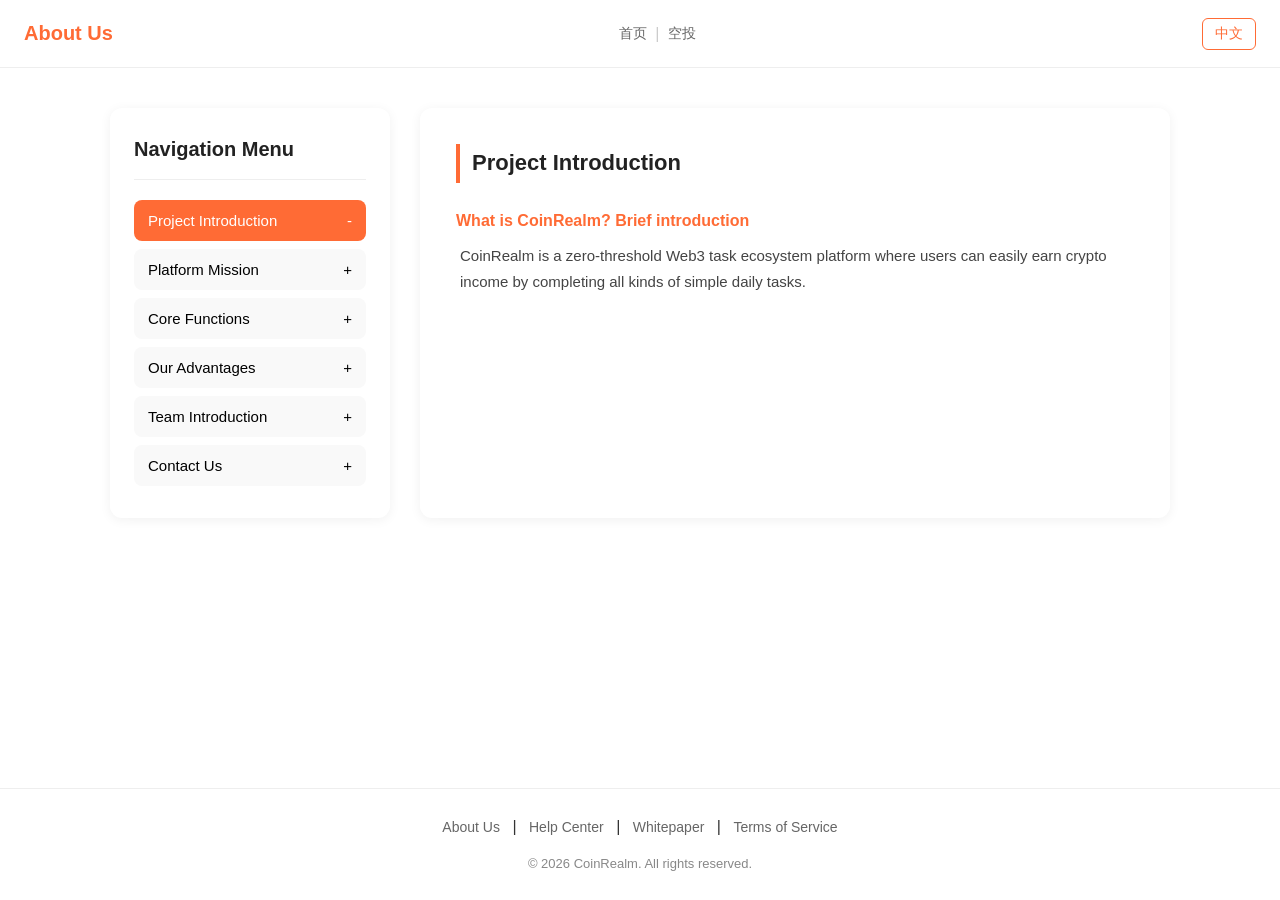
<file: info/about.html>
<!DOCTYPE html>
<html lang="en">
<head>
    <meta charset="UTF-8">
    <meta name="viewport" content="width=device-width, initial-scale=1.0">
    <title>About Us - CoinRealm</title>
    <style>
        * {
            margin: 0;
            padding: 0;
            box-sizing: border-box;
            font-family: -apple-system, BlinkMacSystemFont, "Segoe UI", Roboto, sans-serif;
        }

        body {
            background: #ffffff;
            color: #333;
            line-height: 1.75;
            min-height: 100vh;
            padding-bottom: 80px;
            position: relative;
            overflow-x: hidden;
        }

        /* 全局固定全屏CRLM斜向水印 滚动永久铺满 */
        body::before {
            content: "CRLM CRLM CRLM CRLM CRLM CRLM CRLM CRLM CRLM CRLM CRLM CRLM CRLM CRLM CRLM CRLM";
            position: fixed;
            top: -100%;
            left: -100%;
            width: 300%;
            height: 300%;
            font-size: 90px;
            font-weight: 600;
            color: #999;
            opacity: 0.04;
            z-index: -1;
            white-space: pre-wrap;
            word-spacing: 60px;
            line-height: 140px;
            transform: rotate(-45deg);
            pointer-events: none;
        }

        /* 顶部导航栏 */
        header {
            display: flex;
            justify-content: space-between;
            align-items: center;
            padding: 16px 24px;
            background: #fff;
            border-bottom: 1px solid #eee;
            position: sticky;
            top: 0;
            z-index: 10;
        }
        .page-title {
            font-size: 20px;
            font-weight: 700;
            color: #FF6B35;
        }
        .lang-switch {
            padding: 6px 12px;
            border: 1px solid #FF6B35;
            border-radius: 6px;
            background: #fff;
            color: #FF6B35;
            cursor: pointer;
            font-size: 14px;
            transition: 0.2s ease;
        }
        .lang-switch:hover {
            background: #FF6B35;
            color: #fff;
        }
        .header-nav {
            display: flex;
            align-items: center;
            gap: 8px;
        }
        .header-nav-link {
            color: #666;
            text-decoration: none;
            font-size: 14px;
            transition: color 0.2s;
        }
        .header-nav-link:hover {
            color: #FF6B35;
        }
        .header-nav-sep {
            color: #ccc;
        }

        /* 主内容左右布局 */
        .main-wrap {
            max-width: 1100px;
            margin: 40px auto;
            padding: 0 20px;
            display: grid;
            grid-template-columns: 280px 1fr;
            gap: 30px;
        }

        /* 左侧侧边菜单 */
        .sidebar-menu {
            background: #fff;
            border-radius: 12px;
            box-shadow: 0 2px 12px rgba(0,0,0,0.06);
            padding: 24px;
            height: fit-content;
            position: sticky;
            top: 90px;
        }
        .sidebar-menu h2 {
            font-size: 20px;
            color: #222;
            margin-bottom: 20px;
            padding-bottom: 12px;
            border-bottom: 1px solid #eee;
        }
        .menu-item {
            margin-bottom: 8px;
        }
        .menu-title {
            width: 100%;
            padding: 12px 14px;
            background: #f9f9f9;
            border: none;
            border-radius: 8px;
            text-align: left;
            font-size: 15px;
            cursor: pointer;
            transition: 0.2s;
            display: flex;
            justify-content: space-between;
            align-items: center;
        }
        .menu-title.active {
            background: #FF6B35;
            color: #fff;
        }
        .menu-title:hover:not(.active) {
            background: #f2f2f2;
        }

        /* 右侧内容卡片 */
        .content-box {
            background: #fff;
            border-radius: 12px;
            box-shadow: 0 2px 12px rgba(0,0,0,0.06);
            padding: 36px;
        }
        .content-panel {
            display: none;
        }
        .content-panel.show {
            display: block;
        }
        .content-panel h3 {
            font-size: 22px;
            color: #222;
            margin-bottom: 24px;
            border-left: 4px solid #FF6B35;
            padding-left: 12px;
        }
        .qa-block {
            margin-bottom: 26px;
        }
        .qa-block h4 {
            font-size: 16px;
            color: #FF6B35;
            margin-bottom: 8px;
        }
        .qa-block p {
            font-size: 15px;
            color: #444;
            padding-left: 4px;
        }
        .qa-block ul {
            padding-left: 22px;
            margin: 8px 0;
        }
        .qa-block ul li {
            font-size: 15px;
            color: #444;
            margin-bottom: 6px;
        }

        /* 页脚区域 */
        footer {
            position: absolute;
            bottom: 0;
            left: 0;
            width: 100%;
            padding: 24px;
            text-align: center;
            border-top: 1px solid #eee;
        }
        .footer-links {
            margin-bottom: 12px;
        }
        .footer-links a {
            color: #666;
            text-decoration: none;
            margin: 0 8px;
            font-size: 14px;
        }
        .footer-links a:hover {
            color: #FF6B35;
        }
        .copyright {
            font-size: 13px;
            color: #888;
        }

        /* 全局双语切换核心样式：默认英文开启 */
        .zh { display: none; }
        .en { display: block; }
        body.chinese .zh { display: block !important; }
        body.chinese .en { display: none !important; }

        /* 移动端适配 */
        @media (max-width: 768px) {
            .main-wrap {
                grid-template-columns: 1fr;
            }
            .sidebar-menu {
                position: static;
            }
            .content-box {
                padding: 24px 18px;
            }
            body::before {
                font-size: 70px;
                line-height: 110px;
            }
        }
    </style>
</head>
<body class="english">
    <!-- 顶部导航 -->
    <header>
        <div class="page-title zh">关于我们</div>
        <div class="page-title en">About Us</div>
        <nav class="header-nav">
            <a href="/" class="header-nav-link">首页</a>
            <span class="header-nav-sep">|</span>
            <a href="/#invite" class="header-nav-link">空投</a>
        </nav>
        <button class="lang-switch" id="langBtn">中文</button>
    </header>

    <div class="main-wrap">
        <!-- 左侧导航菜单 -->
        <aside class="sidebar-menu">
            <h2 class="zh">目录导航</h2>
            <h2 class="en">Navigation Menu</h2>

            <div class="menu-item">
                <button class="menu-title" data-target="panel1">
                    <span class="zh">项目简介</span>
                    <span class="en">Project Introduction</span>
                    <span>+</span>
                </button>
            </div>
            <div class="menu-item">
                <button class="menu-title" data-target="panel2">
                    <span class="zh">平台使命</span>
                    <span class="en">Platform Mission</span>
                    <span>+</span>
                </button>
            </div>
            <div class="menu-item">
                <button class="menu-title" data-target="panel3">
                    <span class="zh">核心功能</span>
                    <span class="en">Core Functions</span>
                    <span>+</span>
                </button>
            </div>
            <div class="menu-item">
                <button class="menu-title" data-target="panel4">
                    <span class="zh">我们的优势</span>
                    <span class="en">Our Advantages</span>
                    <span>+</span>
                </button>
            </div>
            <div class="menu-item">
                <button class="menu-title" data-target="panel5">
                    <span class="zh">团队介绍</span>
                    <span class="en">Team Introduction</span>
                    <span>+</span>
                </button>
            </div>
            <div class="menu-item">
                <button class="menu-title" data-target="panel6">
                    <span class="zh">联系我们</span>
                    <span class="en">Contact Us</span>
                    <span>+</span>
                </button>
            </div>
        </aside>

        <!-- 右侧正文内容 -->
        <section class="content-box">
            <!-- 1、项目简介 -->
            <div class="content-panel" id="panel1">
                <div class="zh">
                    <h3>项目简介</h3>
                    <div class="qa-block">
                        <h4>CoinRealm 是什么？一句话说清楚</h4>
                        <p>CoinRealm是一款零门槛Web3任务生态平台，用户通过完成各类简单日常任务即可轻松获取加密资产收益。</p>
                    </div>
                </div>
                <div class="en">
                    <h3>Project Introduction</h3>
                    <div class="qa-block">
                        <h4>What is CoinRealm? Brief introduction</h4>
                        <p>CoinRealm is a zero-threshold Web3 task ecosystem platform where users can easily earn crypto income by completing all kinds of simple daily tasks.</p>
                    </div>
                </div>
            </div>

            <!-- 2、平台使命 -->
            <div class="content-panel" id="panel2">
                <div class="zh">
                    <h3>平台使命</h3>
                    <div class="qa-block">
                        <h4>我们的核心使命</h4>
                        <p>让每个人都能通过简单任务赚取加密货币</p>
                    </div>
                </div>
                <div class="en">
                    <h3>Platform Mission</h3>
                    <div class="qa-block">
                        <h4>Our Core Mission</h4>
                        <p>Enable everyone to earn cryptocurrency through simple tasks</p>
                    </div>
                </div>
            </div>

            <!-- 3、核心功能 -->
            <div class="content-panel" id="panel3">
                <div class="zh">
                    <h3>核心功能</h3>
                    <div class="qa-block">
                        <h4>平台四大核心模块</h4>
                        <ul>
                            <li>任务系统：支持任务发布、领取、审核与完成全流程</li>
                            <li>邀请奖励：一级、二级双层推荐激励机制</li>
                            <li>每日空投：完成任意任务后，每日均可领取平台积分空投</li>
                            <li>生态贡献奖励：根据用户活跃度与平台贡献度，获得生态激励</li>
                        </ul>
                    </div>
                </div>
                <div class="en">
                    <h3>Core Functions</h3>
                    <div class="qa-block">
                        <h4>Four core modules of the platform</h4>
                        <ul>
                            <li>Task System: Full process including task release, claim, review and completion</li>
                            <li>Referral Bonus: Two-tier recommendation incentive system for level 1 and level 2 invites</li>
                            <li>Daily Airdrop: Claim platform points airdrop every day after finishing tasks</li>
                            <li>Ecosystem Contribution Rewards: Earn ecosystem incentives based on user activity and contribution</li>
                        </ul>
                    </div>
                </div>
            </div>

            <!-- 4、我们的优势 -->
            <div class="content-panel" id="panel4">
                <div class="zh">
                    <h3>我们的优势</h3>
                    <div class="qa-block">
                        <h4>平台三大核心亮点</h4>
                        <ul>
                            <li>零门槛：仅需一部手机，无需专业区块链知识即可参与</li>
                            <li>社区驱动：由全体用户共同自治，规则透明、收益公平</li>
                        </ul>
                    </div>
                </div>
                <div class="en">
                    <h3>Our Advantages</h3>
                    <div class="qa-block">
                        <h4>Three major highlights of our platform</h4>
                        <ul>
                            <li>Zero threshold: Only a mobile phone is needed, no professional blockchain knowledge required</li>
                            <li>Community-driven: Governed by all users with transparent rules and fair earnings</li>
                        </ul>
                    </div>
                </div>
            </div>

            <!-- 5、团队介绍 -->
            <div class="content-panel" id="panel5">
                <div class="zh">
                    <h3>团队介绍</h3>
                    <div class="qa-block">
                        <h4>创始人</h4>
                        <p>（信息暂未公开）</p>
                    </div>
                    <div class="qa-block">
                        <h4>核心团队</h4>
                        <p>（团队成员信息暂保密）</p>
                    </div>
                </div>
                <div class="en">
                    <h3>Team Introduction</h3>
                    <div class="qa-block">
                        <h4>Founder</h4>
                        <p>(Information not disclosed temporarily)</p>
                    </div>
                    <div class="qa-block">
                        <h4>Core Team</h4>
                        <p>(Team member details are kept confidential)</p>
                    </div>
                </div>
            </div>

            <!-- 6、联系我们 -->
            <div class="content-panel" id="panel6">
                <div class="zh">
                    <h3>联系我们</h3>
                    <div class="qa-block">
                        <h4>官方社交渠道</h4>
                        <ul>
                            <li>X (Twitter)</li>
                            <li>Telegram 社群群聊</li>
                            <li>Discord 官方服务器</li>
                        </ul>
                    </div>
                </div>
                <div class="en">
                    <h3>Contact Us</h3>
                    <div class="qa-block">
                        <h4>Official Social Channels</h4>
                        <ul>
                            <li>X (Twitter)</li>
                            <li>Telegram Group</li>
                            <li>Official Discord Server</li>
                        </ul>
                    </div>
                </div>
            </div>
        </section>
    </div>

    <!-- 页脚（双语切换） -->
    <footer>
        <div class="footer-links">
            <span class="zh">
                <a href="/info/about.html">关于我们</a> |
                <a href="/info/help.html">帮助中心</a> |
                <a href="/info/whitepaper.html">白皮书</a> |
                <a href="/info/terms.html">服务条款</a>
            </span>
            <span class="en">
                <a href="/info/about.html">About Us</a> |
                <a href="/info/help.html">Help Center</a> |
                <a href="/info/whitepaper.html">Whitepaper</a> |
                <a href="/info/terms.html">Terms of Service</a>
            </span>
        </div>
        <div class="copyright">© 2026 CoinRealm. All rights reserved.</div>
    </footer>

    <script>
        // 侧边菜单手风琴切换内容
        const menuBtns = document.querySelectorAll('.menu-title');
        const panels = document.querySelectorAll('.content-panel');
        menuBtns.forEach(btn => {
            btn.addEventListener('click', () => {
                menuBtns.forEach(b => {
                    b.classList.remove('active');
                    b.lastElementChild.textContent = '+';
                })
                panels.forEach(p => p.classList.remove('show'));
                btn.classList.add('active');
                btn.lastElementChild.textContent = '-';
                document.getElementById(btn.dataset.target).classList.add('show');
            })
        })
        // 默认打开第一个栏目
        menuBtns[0].click();

        // 语言切换：默认英文，点击切换中文
        const langBtn = document.getElementById('langBtn');
        let isEn = true;
        langBtn.onclick = () => {
            isEn = !isEn;
            if(isEn){
                document.body.classList.remove('chinese');
                document.body.classList.add('english');
                langBtn.textContent = '中文';
                document.documentElement.lang = 'en';
            }else{
                document.body.classList.remove('english');
                document.body.classList.add('chinese');
                langBtn.textContent = 'English';
                document.documentElement.lang = 'zh-CN';
            }
        }
    </script>
</body>
</html>
</file>
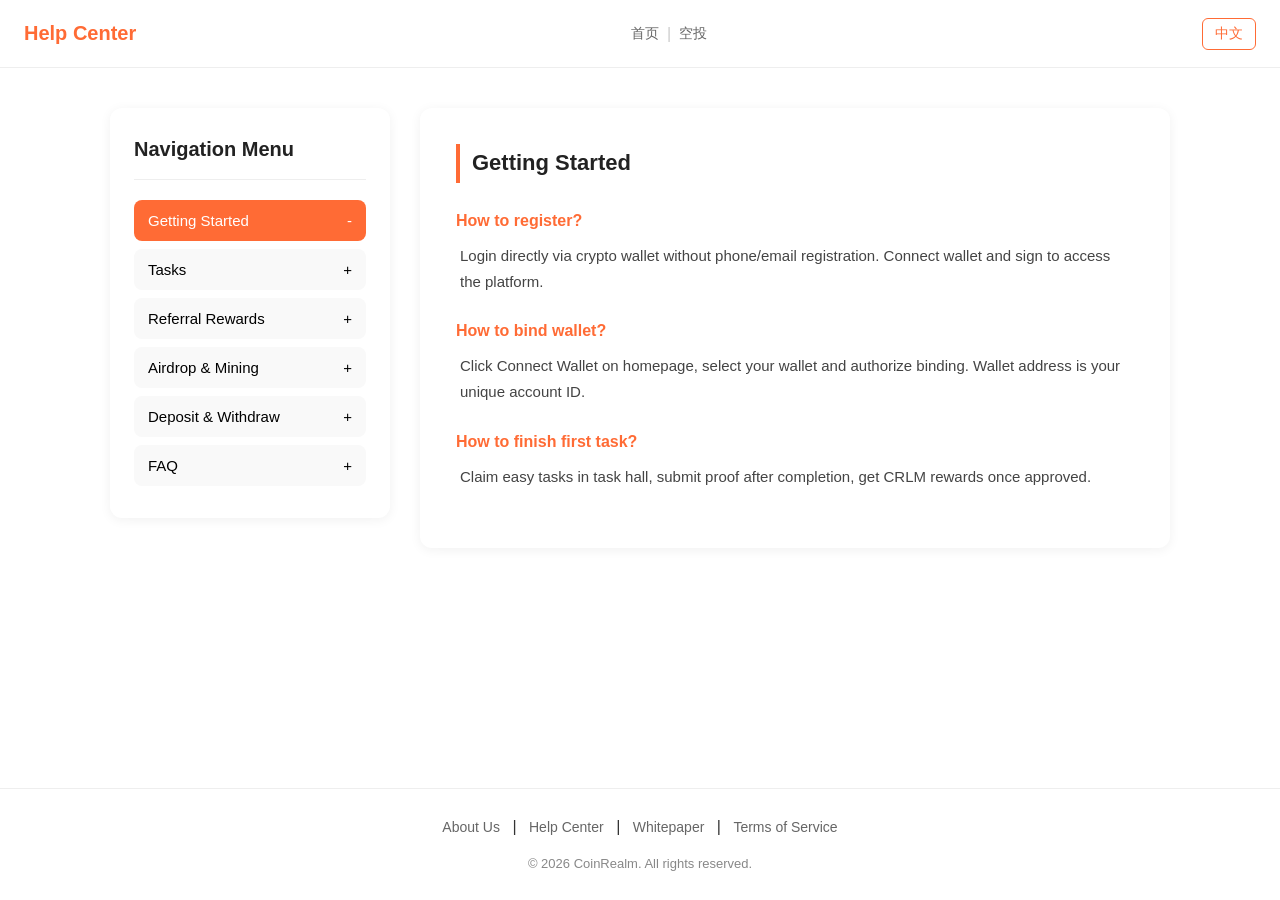
<file: info/help.html>
<!DOCTYPE html>
<html lang="en">
<head>
    <meta charset="UTF-8">
    <meta name="viewport" content="width=device-width, initial-scale=1.0">
    <title>Help Center - CoinRealm</title>
    <style>
        * {
            margin: 0;
            padding: 0;
            box-sizing: border-box;
            font-family: -apple-system, BlinkMacSystemFont, "Segoe UI", Roboto, sans-serif;
        }

        body {
            background: #ffffff;
            color: #333;
            line-height: 1.75;
            min-height: 100vh;
            padding-bottom: 80px;
            position: relative;
            overflow-x: hidden;
        }

        /* 全局固定全屏CRLM斜向水印 滚动永久铺满 */
        body::before {
            content: "CRLM CRLM CRLM CRLM CRLM CRLM CRLM CRLM CRLM CRLM CRLM CRLM CRLM CRLM CRLM CRLM";
            position: fixed;
            top: -100%;
            left: -100%;
            width: 300%;
            height: 300%;
            font-size: 90px;
            font-weight: 600;
            color: #999;
            opacity: 0.04;
            z-index: -1;
            white-space: pre-wrap;
            word-spacing: 60px;
            line-height: 140px;
            transform: rotate(-45deg);
            pointer-events: none;
        }

        /* 顶部导航栏 */
        header {
            display: flex;
            justify-content: space-between;
            align-items: center;
            padding: 16px 24px;
            background: #fff;
            border-bottom: 1px solid #eee;
            position: sticky;
            top: 0;
            z-index: 10;
        }
        .page-title {
            font-size: 20px;
            font-weight: 700;
            color: #FF6B35;
        }
        .lang-switch {
            padding: 6px 12px;
            border: 1px solid #FF6B35;
            border-radius: 6px;
            background: #fff;
            color: #FF6B35;
            cursor: pointer;
            font-size: 14px;
            transition: 0.2s ease;
        }
        .lang-switch:hover {
            background: #FF6B35;
            color: #fff;
        }
        .header-nav {
            display: flex;
            align-items: center;
            gap: 8px;
        }
        .header-nav-link {
            color: #666;
            text-decoration: none;
            font-size: 14px;
            transition: color 0.2s;
        }
        .header-nav-link:hover {
            color: #FF6B35;
        }
        .header-nav-sep {
            color: #ccc;
        }

        /* 主内容左右布局 */
        .main-wrap {
            max-width: 1100px;
            margin: 40px auto;
            padding: 0 20px;
            display: grid;
            grid-template-columns: 280px 1fr;
            gap: 30px;
        }

        /* 左侧侧边菜单 */
        .sidebar-menu {
            background: #fff;
            border-radius: 12px;
            box-shadow: 0 2px 12px rgba(0,0,0,0.06);
            padding: 24px;
            height: fit-content;
            position: sticky;
            top: 90px;
        }
        .sidebar-menu h2 {
            font-size: 20px;
            color: #222;
            margin-bottom: 20px;
            padding-bottom: 12px;
            border-bottom: 1px solid #eee;
        }
        .menu-item {
            margin-bottom: 8px;
        }
        .menu-title {
            width: 100%;
            padding: 12px 14px;
            background: #f9f9f9;
            border: none;
            border-radius: 8px;
            text-align: left;
            font-size: 15px;
            cursor: pointer;
            transition: 0.2s;
            display: flex;
            justify-content: space-between;
            align-items: center;
        }
        .menu-title.active {
            background: #FF6B35;
            color: #fff;
        }
        .menu-title:hover:not(.active) {
            background: #f2f2f2;
        }

        /* 右侧内容卡片 */
        .content-box {
            background: #fff;
            border-radius: 12px;
            box-shadow: 0 2px 12px rgba(0,0,0,0.06);
            padding: 36px;
        }
        .content-panel {
            display: none;
        }
        .content-panel.show {
            display: block;
        }
        .content-panel h3 {
            font-size: 22px;
            color: #222;
            margin-bottom: 24px;
            border-left: 4px solid #FF6B35;
            padding-left: 12px;
        }
        .qa-block {
            margin-bottom: 22px;
        }
        .qa-block h4 {
            font-size: 16px;
            color: #FF6B35;
            margin-bottom: 8px;
        }
        .qa-block p {
            font-size: 15px;
            color: #444;
            padding-left: 4px;
        }

        /* 页脚区域 */
        footer {
            position: absolute;
            bottom: 0;
            left: 0;
            width: 100%;
            padding: 24px;
            text-align: center;
            border-top: 1px solid #eee;
        }
        .footer-links {
            margin-bottom: 12px;
        }
        .footer-links a {
            color: #666;
            text-decoration: none;
            margin: 0 8px;
            font-size: 14px;
        }
        .footer-links a:hover {
            color: #FF6B35;
        }
        .copyright {
            font-size: 13px;
            color: #888;
        }

        /* 全局双语切换核心样式：默认英文开启 */
        .zh { display: none; }
        .en { display: block; }
        body.chinese .zh { display: block !important; }
        body.chinese .en { display: none !important; }

        /* 移动端适配 */
        @media (max-width: 768px) {
            .main-wrap {
                grid-template-columns: 1fr;
            }
            .sidebar-menu {
                position: static;
            }
            .content-box {
                padding: 24px 18px;
            }
            body::before {
                font-size: 70px;
                line-height: 110px;
            }
        }
    </style>
</head>
<!-- 默认加载英文 -->
<body class="english">
    <!-- 顶部导航 -->
    <header>
        <div class="page-title zh">帮助中心</div>
        <div class="page-title en">Help Center</div>
        <nav class="header-nav">
            <a href="/" class="header-nav-link">首页</a>
            <span class="header-nav-sep">|</span>
            <a href="/#invite" class="header-nav-link">空投</a>
        </nav>
        <button class="lang-switch" id="langBtn">中文</button>
    </header>

    <div class="main-wrap">
        <!-- 左侧导航菜单 -->
        <aside class="sidebar-menu">
            <h2 class="zh">目录导航</h2>
            <h2 class="en">Navigation Menu</h2>

            <div class="menu-item">
                <button class="menu-title" data-target="panel1">
                    <span class="zh">新手入门</span>
                    <span class="en">Getting Started</span>
                    <span>+</span>
                </button>
            </div>
            <div class="menu-item">
                <button class="menu-title" data-target="panel2">
                    <span class="zh">任务相关</span>
                    <span class="en">Tasks</span>
                    <span>+</span>
                </button>
            </div>
            <div class="menu-item">
                <button class="menu-title" data-target="panel3">
                    <span class="zh">邀请奖励</span>
                    <span class="en">Referral Rewards</span>
                    <span>+</span>
                </button>
            </div>
            <div class="menu-item">
                <button class="menu-title" data-target="panel4">
                    <span class="zh">空投与挖矿</span>
                    <span class="en">Airdrop & Mining</span>
                    <span>+</span>
                </button>
            </div>
            <div class="menu-item">
                <button class="menu-title" data-target="panel5">
                    <span class="zh">提现与充币</span>
                    <span class="en">Deposit & Withdraw</span>
                    <span>+</span>
                </button>
            </div>
            <div class="menu-item">
                <button class="menu-title" data-target="panel6">
                    <span class="zh">常见问题FAQ</span>
                    <span class="en">FAQ</span>
                    <span>+</span>
                </button>
            </div>
        </aside>

        <!-- 右侧正文内容 -->
        <section class="content-box">
            <!-- 新手入门 -->
            <div class="content-panel" id="panel1">
                <div class="zh">
                    <h3>新手入门</h3>
                    <div class="qa-block">
                        <h4>如何注册账号？</h4>
                        <p>CoinRealm 支持通过加密钱包直接登录，无需手机号、邮箱注册。点击连接钱包，授权签名即可一键进入平台。</p>
                    </div>
                    <div class="qa-block">
                        <h4>如何绑定钱包？</h4>
                        <p>首页点击「连接钱包」，选择你的钱包类型完成授权绑定，钱包地址将作为你的唯一平台账户身份。</p>
                    </div>
                    <div class="qa-block">
                        <h4>如何完成第一个任务？</h4>
                        <p>进入任务大厅领取简单任务，按照要求操作完毕后提交凭证，审核通过就能领取CRLM奖励。</p>
                    </div>
                </div>
                <div class="en">
                    <h3>Getting Started</h3>
                    <div class="qa-block">
                        <h4>How to register?</h4>
                        <p>Login directly via crypto wallet without phone/email registration. Connect wallet and sign to access the platform.</p>
                    </div>
                    <div class="qa-block">
                        <h4>How to bind wallet?</h4>
                        <p>Click Connect Wallet on homepage, select your wallet and authorize binding. Wallet address is your unique account ID.</p>
                    </div>
                    <div class="qa-block">
                        <h4>How to finish first task?</h4>
                        <p>Claim easy tasks in task hall, submit proof after completion, get CRLM rewards once approved.</p>
                    </div>
                </div>
            </div>

            <!-- 任务相关 -->
            <div class="content-panel" id="panel2">
                <div class="zh">
                    <h3>任务相关</h3>
                    <div class="qa-block">
                        <h4>如何领取任务？</h4>
                        <p>登录后打开任务大厅，浏览所有可参与任务，查看奖励与规则后点击领取即可。</p>
                    </div>
                    <div class="qa-block">
                        <h4>如何提交凭证？</h4>
                        <p>任务完成后进入任务详情页，上传截图、交易哈希等材料提交审核。</p>
                    </div>
                    <div class="qa-block">
                        <h4>任务审核需要多久？</h4>
                        <p>普通任务通常在5-30分钟内完成审核；链上交互类任务通常需要1-2小时。</p>
                    </div>
                    <div class="qa-block">
                        <h4>任务被驳回怎么办？</h4>
                        <p>查看驳回原因，补齐材料重新提交；有异议可通过社群联系客服申诉。</p>
                    </div>
                </div>
                <div class="en">
                    <h3>Tasks Guide</h3>
                    <div class="qa-block">
                        <h4>How to claim tasks?</h4>
                        <p>Enter task hall after login, check rewards & rules then claim available tasks.</p>
                    </div>
                    <div class="qa-block">
                        <h4>How to submit proof?</h4>
                        <p>Upload screenshots, tx hash or other materials on task detail page for review.</p>
                    </div>
                    <div class="qa-block">
                        <h4>Review duration?</h4>
                        <p>Normal tasks usually complete review within 5-30 mins; on-chain interaction tasks usually take 1-2 hours.</p>
                    </div>
                    <div class="qa-block">
                        <h4>Task rejected solution?</h4>
                        <p>Check rejection reason, resubmit materials or appeal via official community support.</p>
                    </div>
                </div>
            </div>

            <!-- 邀请奖励 -->
            <div class="content-panel" id="panel3">
                <div class="zh">
                    <h3>邀请奖励</h3>
                    <div class="qa-block">
                        <h4>如何邀请好友？</h4>
                        <p>个人中心复制专属邀请链接/邀请码，分享出去，好友通过链接注册即绑定上下级关系。</p>
                    </div>
                    <div class="qa-block">
                        <h4>一级奖励和二级奖励有什么区别？</h4>
                        <p>一级：直推好友完成一个任务后可领取奖励；二级：好友邀请的下级用户完成一个任务后可领取奖励，两级收益均可领取。</p>
                    </div>
                    <div class="qa-block">
                        <h4>邀请奖励多久到账？</h4>
                        <p>下级任务审核通过后，奖励将自动发放至你的资产账户。</p>
                    </div>
                </div>
                <div class="en">
                    <h3>Referral Rewards</h3>
                    <div class="qa-block">
                        <h4>Invite friends steps?</h4>
                        <p>Copy your exclusive referral link in profile, share it, friends register via link to bind relationship.</p>
                    </div>
                    <div class="qa-block">
                        <h4>Difference between L1 & L2 commission?</h4>
                        <p>Level 1: You can claim rewards when your direct friends complete a task; Level 2: You receive rewards when users invited by your subordinates finish tasks. Earnings from both tiers are withdrawable.</p>
                    </div>
                    <div class="qa-block">
                        <h4>Rewards arrival time?</h4>
                        <p>Funds will be automatically credited once your subordinate's task is approved.</p>
                    </div>
                </div>
            </div>

            <!-- 空投与挖矿 -->
            <div class="content-panel" id="panel4">
                <div class="zh">
                    <h3>空投与挖矿</h3>
                    <div class="qa-block">
                        <h4>什么是每日空投？</h4>
                        <p>平台每日活跃福利，满足活跃度条件即可免费领取CRLM积分。</p>
                    </div>
                    <div class="qa-block">
                        <h4>如何获得空投？</h4>
                        <p>每日完成任意任务即可获得当日空投。</p>
                    </div>
                    <div class="qa-block">
                        <h4>生态贡献奖励如何计算？</h4>
                        <p>根据持有CRLM数量、质押时长计算，持仓越多、质押越久每日生态激励越高。</p>
                    </div>
                </div>
                <div class="en">
                    <h3>Airdrop & Mining</h3>
                    <div class="qa-block">
                        <h4>What is daily airdrop?</h4>
                        <p>Daily activity bonus, you can claim free CRLM points after meeting activity requirements.</p>
                    </div>
                    <div class="qa-block">
                        <h4>How to get airdrop?</h4>
                        <p>Complete any daily task to get the daily airdrop.</p>
                    </div>
                    <div class="qa-block">
                        <h4>How ecosystem contribution rewards are calculated?</h4>
                        <p>Rewards are calculated based on your CRLM holdings and staking period. More tokens and longer staking time bring higher daily ecosystem incentives.</p>
                    </div>
                </div>
            </div>

            <!-- 提现充币 -->
            <div class="content-panel" id="panel5">
                <div class="zh">
                    <h3>提现与充币</h3>
                    <div class="qa-block">
                        <h4>如何提现 CRLM？</h4>
                        <p>资产页面选择CRLM，填写接收钱包地址、提现数量，提交提现申请。</p>
                    </div>
                    <div class="qa-block">
                        <h4>提现需要多久？</h4>
                        <p>平台审核快速通过，最终到账速度取决于区块链网络拥堵状态。</p>
                    </div>
                    <div class="qa-block">
                        <h4>充币地址在哪里？</h4>
                        <p>资产页点击充币，即可查看专属充币收款地址，务必核对公链网络一致。</p>
                    </div>
                </div>
                <div class="en">
                    <h3>Deposit & Withdraw</h3>
                    <div class="qa-block">
                        <h4>How to withdraw CRLM?</h4>
                        <p>Go to Assets page, fill in receiving wallet address and amount, then submit withdrawal application.</p>
                    </div>
                    <div class="qa-block">
                        <h4>How long does withdrawal take?</h4>
                        <p>Platform review is fast; arrival time depends on blockchain network congestion.</p>
                    </div>
                    <div class="qa-block">
                        <h4>Where can I get deposit address?</h4>
                        <p>Click Deposit on Assets page to get your exclusive deposit address, confirm the blockchain network before transferring funds.</p>
                    </div>
                </div>
            </div>

            <!-- FAQ -->
            <div class="content-panel" id="panel6">
                <div class="zh">
                    <h3>常见问题（FAQ）</h3>
                    <div class="qa-block">
                        <h4>为什么我的任务显示“已结束”？</h4>
                        <p>任务名额耗尽、有效期截止或发布方提前关闭任务，可选择其他未完结任务参与。</p>
                    </div>
                    <div class="qa-block">
                        <h4>账号被锁定了怎么办？</h4>
                        <p>多开刷奖励、作弊违规会触发账号冻结，前往官方社群提交申诉工单等待人工审核。</p>
                    </div>
                    <div class="qa-block">
                        <h4>遇到问题如何联系客服？</h4>
                        <p>可通过X推特、Telegram社群、Discord服务器随时联系官方客服。</p>
                    </div>
                </div>
                <div class="en">
                    <h3>Frequently Asked Questions</h3>
                    <div class="qa-block">
                        <h4>Why does the task show ended?</h4>
                        <p>The task quota is full, expired, or closed in advance by the publisher. You can choose other ongoing tasks.</p>
                    </div>
                    <div class="qa-block">
                        <h4>What to do if my account is locked?</h4>
                        <p>Accounts will be frozen for multi-account farming and cheating. Submit an appeal ticket in official communities for manual review.</p>
                    </div>
                    <div class="qa-block">
                        <h4>How to contact customer service?</h4>
                        <p>You can reach official support via X, Telegram Group and Discord Server anytime.</p>
                    </div>
                </div>
            </div>
        </section>
    </div>

    <!-- 页脚（双语切换） -->
    <footer>
        <div class="footer-links">
            <span class="zh">
                <a href="/info/about.html">关于我们</a> |
                <a href="/info/help.html">帮助中心</a> |
                <a href="/info/whitepaper.html">白皮书</a> |
                <a href="/info/terms.html">服务条款</a>
            </span>
            <span class="en">
                <a href="/info/about.html">About Us</a> |
                <a href="/info/help.html">Help Center</a> |
                <a href="/info/whitepaper.html">Whitepaper</a> |
                <a href="/info/terms.html">Terms of Service</a>
            </span>
        </div>
        <div class="copyright">© 2026 CoinRealm. All rights reserved.</div>
    </footer>

    <script>
        // 侧边菜单手风琴切换内容
        const menuBtns = document.querySelectorAll('.menu-title');
        const panels = document.querySelectorAll('.content-panel');
        menuBtns.forEach(btn => {
            btn.addEventListener('click', () => {
                menuBtns.forEach(b => {
                    b.classList.remove('active');
                    b.lastElementChild.textContent = '+';
                })
                panels.forEach(p => p.classList.remove('show'));
                btn.classList.add('active');
                btn.lastElementChild.textContent = '-';
                document.getElementById(btn.dataset.target).classList.add('show');
            })
        })
        menuBtns[0].click();

        // 语言切换：默认英文，点击切换中文
        const langBtn = document.getElementById('langBtn');
        let isEn = true;
        langBtn.onclick = () => {
            isEn = !isEn;
            if(isEn){
                document.body.classList.remove('chinese');
                document.body.classList.add('english');
                langBtn.textContent = '中文';
                document.documentElement.lang = 'en';
            }else{
                document.body.classList.remove('english');
                document.body.classList.add('chinese');
                langBtn.textContent = 'English';
                document.documentElement.lang = 'zh-CN';
            }
        }
    </script>
</body>
</html>
</file>
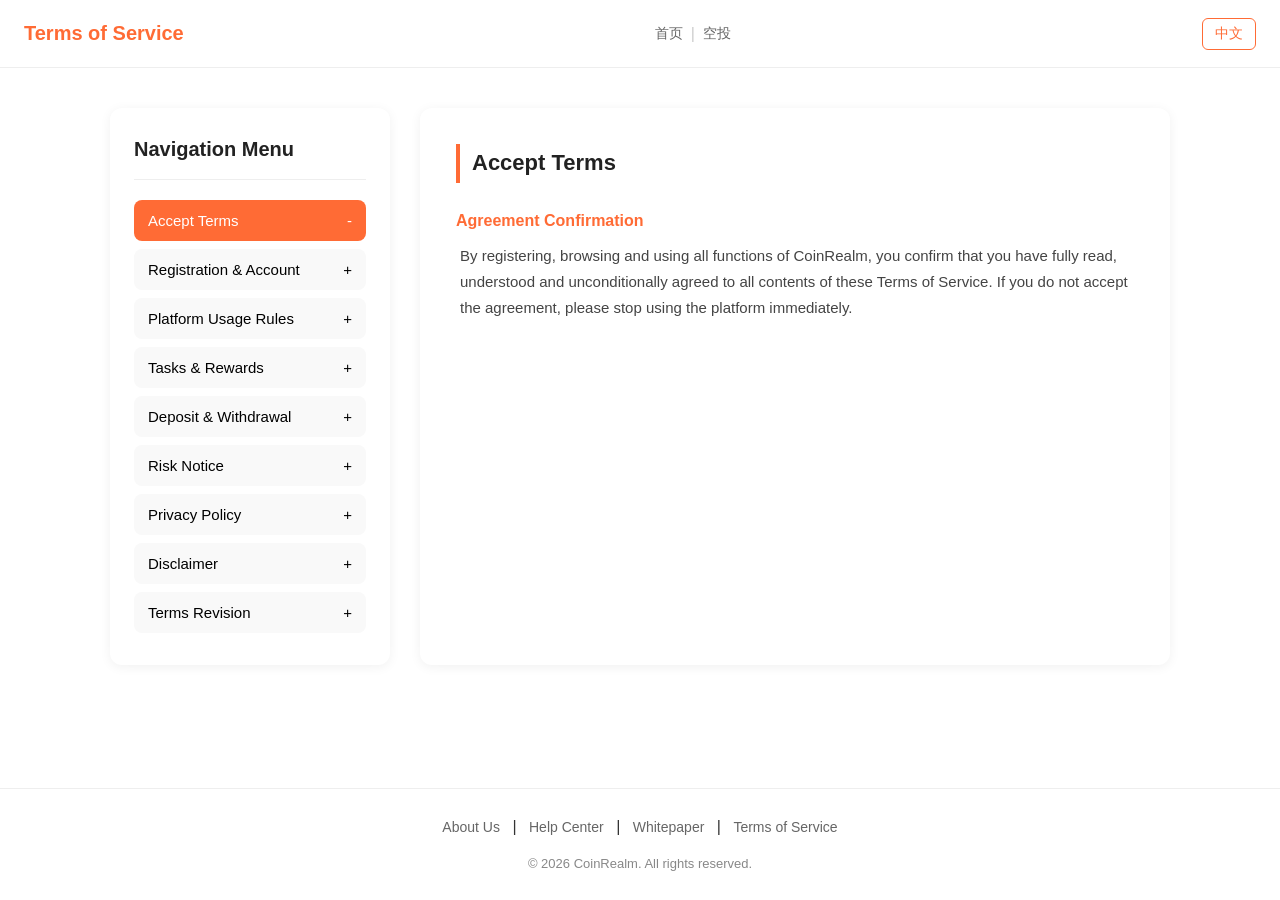
<file: info/terms.html>
<!DOCTYPE html>
<html lang="en">
<head>
    <meta charset="UTF-8">
    <meta name="viewport" content="width=device-width, initial-scale=1.0">
    <title>Terms of Service - CoinRealm</title>
    <style>
        * {
            margin: 0;
            padding: 0;
            box-sizing: border-box;
            font-family: -apple-system, BlinkMacSystemFont, "Segoe UI", Roboto, sans-serif;
        }

        body {
            background: #ffffff;
            color: #333;
            line-height: 1.75;
            min-height: 100vh;
            padding-bottom: 80px;
            position: relative;
            overflow-x: hidden;
        }

        /* 全局固定全屏CRLM斜向水印 滚动永久铺满 */
        body::before {
            content: "CRLM CRLM CRLM CRLM CRLM CRLM CRLM CRLM CRLM CRLM CRLM CRLM CRLM CRLM CRLM CRLM";
            position: fixed;
            top: -100%;
            left: -100%;
            width: 300%;
            height: 300%;
            font-size: 90px;
            font-weight: 600;
            color: #999;
            opacity: 0.04;
            z-index: -1;
            white-space: pre-wrap;
            word-spacing: 60px;
            line-height: 140px;
            transform: rotate(-45deg);
            pointer-events: none;
        }

        /* 顶部导航栏 */
        header {
            display: flex;
            justify-content: space-between;
            align-items: center;
            padding: 16px 24px;
            background: #fff;
            border-bottom: 1px solid #eee;
            position: sticky;
            top: 0;
            z-index: 10;
        }
        .page-title {
            font-size: 20px;
            font-weight: 700;
            color: #FF6B35;
        }
        .lang-switch {
            padding: 6px 12px;
            border: 1px solid #FF6B35;
            border-radius: 6px;
            background: #fff;
            color: #FF6B35;
            cursor: pointer;
            font-size: 14px;
            transition: 0.2s ease;
        }
        .lang-switch:hover {
            background: #FF6B35;
            color: #fff;
        }
        .header-nav {
            display: flex;
            align-items: center;
            gap: 8px;
        }
        .header-nav-link {
            color: #666;
            text-decoration: none;
            font-size: 14px;
            transition: color 0.2s;
        }
        .header-nav-link:hover {
            color: #FF6B35;
        }
        .header-nav-sep {
            color: #ccc;
        }

        /* 主内容左右布局 */
        .main-wrap {
            max-width: 1100px;
            margin: 40px auto;
            padding: 0 20px;
            display: grid;
            grid-template-columns: 280px 1fr;
            gap: 30px;
        }

        /* 左侧侧边菜单 */
        .sidebar-menu {
            background: #fff;
            border-radius: 12px;
            box-shadow: 0 2px 12px rgba(0,0,0,0.06);
            padding: 24px;
            height: fit-content;
            position: sticky;
            top: 90px;
        }
        .sidebar-menu h2 {
            font-size: 20px;
            color: #222;
            margin-bottom: 20px;
            padding-bottom: 12px;
            border-bottom: 1px solid #eee;
        }
        .menu-item {
            margin-bottom: 8px;
        }
        .menu-title {
            width: 100%;
            padding: 12px 14px;
            background: #f9f9f9;
            border: none;
            border-radius: 8px;
            text-align: left;
            font-size: 15px;
            cursor: pointer;
            transition: 0.2s;
            display: flex;
            justify-content: space-between;
            align-items: center;
        }
        .menu-title.active {
            background: #FF6B35;
            color: #fff;
        }
        .menu-title:hover:not(.active) {
            background: #f2f2f2;
        }

        /* 右侧内容卡片 */
        .content-box {
            background: #fff;
            border-radius: 12px;
            box-shadow: 0 2px 12px rgba(0,0,0,0.06);
            padding: 36px;
        }
        .content-panel {
            display: none;
        }
        .content-panel.show {
            display: block;
        }
        .content-panel h3 {
            font-size: 22px;
            color: #222;
            margin-bottom: 24px;
            border-left: 4px solid #FF6B35;
            padding-left: 12px;
        }
        .qa-block {
            margin-bottom: 26px;
        }
        .qa-block h4 {
            font-size: 16px;
            color: #FF6B35;
            margin-bottom: 8px;
        }
        .qa-block p {
            font-size: 15px;
            color: #444;
            padding-left: 4px;
        }
        .qa-block ul {
            padding-left: 22px;
            margin: 8px 0;
        }
        .qa-block ul li {
            font-size: 15px;
            color: #444;
            margin-bottom: 6px;
        }

        /* 页脚区域 */
        footer {
            position: absolute;
            bottom: 0;
            left: 0;
            width: 100%;
            padding: 24px;
            text-align: center;
            border-top: 1px solid #eee;
        }
        .footer-links {
            margin-bottom: 12px;
        }
        .footer-links a {
            color: #666;
            text-decoration: none;
            margin: 0 8px;
            font-size: 14px;
        }
        .footer-links a:hover {
            color: #FF6B35;
        }
        .copyright {
            font-size: 13px;
            color: #888;
        }

        /* 全局双语切换核心样式：默认英文开启 */
        .zh { display: none; }
        .en { display: block; }
        body.chinese .zh { display: block !important; }
        body.chinese .en { display: none !important; }

        /* 移动端适配 */
        @media (max-width: 768px) {
            .main-wrap {
                grid-template-columns: 1fr;
            }
            .sidebar-menu {
                position: static;
            }
            .content-box {
                padding: 24px 18px;
            }
            body::before {
                font-size: 70px;
                line-height: 110px;
            }
        }
    </style>
</head>
<body class="english">
    <!-- 顶部导航 -->
    <header>
        <div class="page-title zh">服务条款</div>
        <div class="page-title en">Terms of Service</div>
        <nav class="header-nav">
            <a href="/" class="header-nav-link">首页</a>
            <span class="header-nav-sep">|</span>
            <a href="/#invite" class="header-nav-link">空投</a>
        </nav>
        <button class="lang-switch" id="langBtn">中文</button>
    </header>

    <div class="main-wrap">
        <!-- 左侧导航菜单 -->
        <aside class="sidebar-menu">
            <h2 class="zh">目录导航</h2>
            <h2 class="en">Navigation Menu</h2>

            <div class="menu-item">
                <button class="menu-title" data-target="panel1">
                    <span class="zh">接受条款</span>
                    <span class="en">Accept Terms</span>
                    <span>+</span>
                </button>
            </div>
            <div class="menu-item">
                <button class="menu-title" data-target="panel2">
                    <span class="zh">用户注册与账户</span>
                    <span class="en">Registration & Account</span>
                    <span>+</span>
                </button>
            </div>
            <div class="menu-item">
                <button class="menu-title" data-target="panel3">
                    <span class="zh">平台使用规则</span>
                    <span class="en">Platform Usage Rules</span>
                    <span>+</span>
                </button>
            </div>
            <div class="menu-item">
                <button class="menu-title" data-target="panel4">
                    <span class="zh">任务与奖励</span>
                    <span class="en">Tasks & Rewards</span>
                    <span>+</span>
                </button>
            </div>
            <div class="menu-item">
                <button class="menu-title" data-target="panel5">
                    <span class="zh">提现与充币</span>
                    <span class="en">Deposit & Withdrawal</span>
                    <span>+</span>
                </button>
            </div>
            <div class="menu-item">
                <button class="menu-title" data-target="panel6">
                    <span class="zh">风险提示</span>
                    <span class="en">Risk Notice</span>
                    <span>+</span>
                </button>
            </div>
            <div class="menu-item">
                <button class="menu-title" data-target="panel7">
                    <span class="zh">隐私政策</span>
                    <span class="en">Privacy Policy</span>
                    <span>+</span>
                </button>
            </div>
            <div class="menu-item">
                <button class="menu-title" data-target="panel8">
                    <span class="zh">免责声明</span>
                    <span class="en">Disclaimer</span>
                    <span>+</span>
                </button>
            </div>
            <div class="menu-item">
                <button class="menu-title" data-target="panel9">
                    <span class="zh">条款变更</span>
                    <span class="en">Terms Revision</span>
                    <span>+</span>
                </button>
            </div>
        </aside>

        <!-- 右侧正文内容 -->
        <section class="content-box">
            <!-- 1 接受条款 -->
            <div class="content-panel" id="panel1">
                <div class="zh">
                    <h3>接受条款</h3>
                    <div class="qa-block">
                        <h4>协议认可规则</h4>
                        <p>您注册、浏览、使用CoinRealm平台全部功能，即代表您已完整阅读、理解并无条件同意本服务条款全部内容。如若不认可本协议约定，请立即停止使用本平台。</p>
                    </div>
                </div>
                <div class="en">
                    <h3>Accept Terms</h3>
                    <div class="qa-block">
                        <h4>Agreement Confirmation</h4>
                        <p>By registering, browsing and using all functions of CoinRealm, you confirm that you have fully read, understood and unconditionally agreed to all contents of these Terms of Service. If you do not accept the agreement, please stop using the platform immediately.</p>
                    </div>
                </div>
            </div>

            <!-- 2 用户注册与账户 -->
            <div class="content-panel" id="panel2">
                <div class="zh">
                    <h3>用户注册与账户</h3>
                    <div class="qa-block">
                        <h4>注册条件</h4>
                        <p>用户必须年满18周岁方可注册使用；受当地法律法规限制地区的用户，禁止入驻平台，需自行遵守所在区域监管要求。</p>
                    </div>
                    <div class="qa-block">
                        <h4>账户安全责任</h4>
                        <p>账户钱包私钥、登录权限均由用户个人全权保管，因泄露、转借、遗失产生的所有资产损失，平台不予承担任何责任。</p>
                    </div>
                    <div class="qa-block">
                        <h4>账户冻结与注销</h4>
                        <p>存在违规作弊行为的账户，平台有权临时冻结、永久封禁；用户可申请注销账户，注销后账户内未提现资产将按规则处理。</p>
                    </div>
                </div>
                <div class="en">
                    <h3>Registration & Account</h3>
                    <div class="qa-block">
                        <h4>Registration Requirements</h4>
                        <p>Users must be at least 18 years old to register. Residents in regions with restrictive local regulations are prohibited from accessing the platform and shall abide by local laws on their own.</p>
                    </div>
                    <div class="qa-block">
                        <h4>Account Security Liability</h4>
                        <p>Users shall take full charge of their wallet private keys and login credentials. The platform shall not be liable for any asset losses caused by leakage, lending or loss of account information.</p>
                    </div>
                    <div class="qa-block">
                        <h4>Account Freeze & Deletion</h4>
                        <p>Accounts violating platform rules may be temporarily frozen or permanently banned. Users may apply for account cancellation, and remaining assets will be disposed of in accordance with rules after cancellation.</p>
                    </div>
                </div>
            </div>

            <!-- 3 平台使用规则 -->
            <div class="content-panel" id="panel3">
                <div class="zh">
                    <h3>平台使用规则</h3>
                    <div class="qa-block">
                        <h4>禁止行为</h4>
                        <ul>
                            <li>批量注册账号刷单、脚本挂机作弊刷取奖励</li>
                            <li>借助平台实施网络诈骗、引流欺诈、传销推广</li>
                            <li>盗用他人信息、钱包账户开展违规操作</li>
                        </ul>
                    </div>
                    <div class="qa-block">
                        <h4>内容规范</h4>
                        <p>用户提交的任务截图、完成凭证必须真实有效，严禁篡改、伪造素材骗取任务奖励。</p>
                    </div>
                    <div class="qa-block">
                        <h4>违规处理方式</h4>
                        <p>根据违规情节轻重，平台可采取扣除奖励、限制功能、冻结账户、清空账户资产等处置措施。</p>
                    </div>
                </div>
                <div class="en">
                    <h3>Platform Usage Rules</h3>
                    <div class="qa-block">
                        <h4>Prohibited Activities</h4>
                        <ul>
                            <li>Creating bulk accounts, using bots to farm rewards illegally</li>
                            <li>Carrying out online fraud, scam attraction and pyramid selling via the platform</li>
                            <li>Stealing personal information or wallets for illegal operations</li>
                        </ul>
                    </div>
                    <div class="qa-block">
                        <h4>Content Standards</h4>
                        <p>All screenshots and submission proofs for tasks must be authentic. Tampering or forging materials to claim rewards is strictly forbidden.</p>
                    </div>
                    <div class="qa-block">
                        <h4>Penalties for Violations</h4>
                        <p>Depending on the severity of violations, the platform may deduct rewards, restrict features, freeze accounts or clear all assets in the account.</p>
                    </div>
                </div>
            </div>

            <!-- 4 任务与奖励 -->
            <div class="content-panel" id="panel4">
                <div class="zh">
                    <h3>任务与奖励</h3>
                    <div class="qa-block">
                        <h4>任务发布规则</h4>
                        <p>商家及用户发布任务不得包含违法、暴力、色情、诱导性内容，平台有权审核下架违规任务。</p>
                    </div>
                    <div class="qa-block">
                        <h4>奖励发放标准</h4>
                        <p>任务审核核验通过后，CRLM积分将自动发放至用户账户；审核不通过将不予派发奖励。</p>
                    </div>
                    <div class="qa-block">
                        <h4>争议处理</h4>
                        <p>任务双方产生分歧时，可提交平台客服介入仲裁，平台判定结果为最终处理依据。</p>
                    </div>
                </div>
                <div class="en">
                    <h3>Tasks & Rewards</h3>
                    <div class="qa-block">
                        <h4>Task Posting Rules</h4>
                        <p>Tasks shall not contain illegal, violent, pornographic or misleading content. The platform reserves the right to review and remove non-compliant tasks.</p>
                    </div>
                    <div class="qa-block">
                        <h4>Reward Distribution Rules</h4>
                        <p>CRLM points will be automatically credited after task review; no rewards will be issued if the submission fails verification.</p>
                    </div>
                    <div class="qa-block">
                        <h4>Dispute Resolution</h4>
                        <p>Both parties may submit disputes to official support for arbitration, and the platform’s judgment shall be final.</p>
                    </div>
                </div>
            </div>

            <!-- 5 提现与充币 -->
            <div class="content-panel" id="panel5">
                <div class="zh">
                    <h3>提现与充币</h3>
                    <div class="qa-block">
                        <h4>提现门槛与手续费</h4>
                        <p>用户满足最低额度即可申请CRLM提现，提现将收取固定手续费；未来平台将支持USDT提现通道。</p>
                    </div>
                    <div class="qa-block">
                        <h4>充币确认时间</h4>
                        <p>外部钱包转入资产将依据区块链区块确认速度到账，到账时间取决于区块链网络的实际拥堵情况。</p>
                    </div>
                    <div class="qa-block">
                        <h4>错误转账处理</h4>
                        <p>用户填写错误地址发起转账，资产将无法找回，平台不承担追回义务，请务必核对收款地址。</p>
                    </div>
                </div>
                <div class="en">
                    <h3>Deposit & Withdrawal</h3>
                    <div class="qa-block">
                        <h4>Withdrawal Threshold & Fees</h4>
                        <p>Users can apply for CRLM withdrawal upon reaching the minimum limit with fixed handling fees charged. USDT withdrawal channels will be available in the future.</p>
                    </div>
                    <div class="qa-block">
                        <h4>Deposit Confirmation Time</h4>
                        <p>Deposits from external wallets arrive based on blockchain confirmation speed. The actual arrival time depends on the congestion status of the blockchain network.</p>
                    </div>
                    <div class="qa-block">
                        <h4>Mistaken Transfer Handling</h4>
                        <p>Funds sent to wrong wallet addresses cannot be retrieved. The platform has no obligation to recover lost assets, please double-check addresses carefully.</p>
                    </div>
                </div>
            </div>

            <!-- 6 风险提示 -->
            <div class="content-panel" id="panel6">
                <div class="zh">
                    <h3>风险提示</h3>
                    <div class="qa-block">
                        <h4>加密货币价格波动风险</h4>
                        <p>CRLM及各类加密资产行情波动剧烈，价格涨跌不受平台控制，资产盈亏由用户自行承担。</p>
                    </div>
                    <div class="qa-block">
                        <h4>平台运营风险</h4>
                        <p>受行业环境、市场因素影响，平台存在功能调整、迭代升级的可能。</p>
                    </div>
                    <div class="qa-block">
                        <h4>不可抗力</h4>
                        <p>自然灾害、政策监管调整、网络大范围故障等不可抗力因素造成的损失，平台无需承担责任。</p>
                    </div>
                </div>
                <div class="en">
                    <h3>Risk Notice</h3>
                    <div class="qa-block">
                        <h4>Crypto Price Volatility Risk</h4>
                        <p>The price of CRLM and other crypto assets fluctuates drastically. The platform cannot control market price changes, and all gains and losses shall be borne by users individually.</p>
                    </div>
                    <div class="qa-block">
                        <h4>Platform Operation Risk</h4>
                        <p>The platform may carry out function adjustments and iterations due to industry and market changes.</p>
                    </div>
                    <div class="qa-block">
                        <h4>Force Majeure</h4>
                        <p>The platform shall not be liable for losses caused by natural disasters, regulatory policy changes, large-scale network failures and other force majeure events.</p>
                    </div>
                </div>
            </div>

            <!-- 7 隐私政策 -->
            <div class="content-panel" id="panel7">
                <div class="zh">
                    <h3>隐私政策</h3>
                    <div class="qa-block">
                        <h4>信息收集与使用</h4>
                        <p>平台仅收集必要的设备、访问日志信息用于安全风控与功能优化，不会在未经用户授权的情况下泄露、售卖用户个人数据。</p>
                    </div>
                    <div class="qa-block">
                        <h4>数据保护</h4>
                        <p>平台采用加密技术存储用户数据，严格遵守数据安全规范，杜绝用户隐私信息外泄。</p>
                    </div>
                </div>
                <div class="en">
                    <h3>Privacy Policy</h3>
                    <div class="qa-block">
                        <h4>Information Collection & Usage</h4>
                        <p>The platform only collects necessary device and access logs for security risk control and function optimization. User data will not be disclosed or sold without explicit user authorization.</p>
                    </div>
                    <div class="qa-block">
                        <h4>Data Protection</h4>
                        <p>User data is stored with encryption technologies in compliance with data security standards to prevent privacy leakage.</p>
                    </div>
                </div>
            </div>

            <!-- 8 免责声明 -->
            <div class="content-panel" id="panel8">
                <div class="zh">
                    <h3>免责声明</h3>
                    <div class="qa-block">
                        <h4>责任界定</h4>
                        <p>平台仅提供任务生态服务通道，不做任何投资价值承诺；因市场行情、个人操作、第三方钱包问题产生的全部资产损失，平台不对用户承担直接赔偿责任。</p>
                    </div>
                </div>
                <div class="en">
                    <h3>Disclaimer</h3>
                    <div class="qa-block">
                        <h4>Liability Definition</h4>
                        <p>The platform merely provides a task ecosystem service and makes no promises on investment value. The platform shall not bear direct compensation liability for all asset losses caused by market fluctuations, personal operations or third-party wallet issues.</p>
                    </div>
                </div>
            </div>

            <!-- 9 条款变更 -->
            <div class="content-panel" id="panel9">
                <div class="zh">
                    <h3>条款变更</h3>
                    <div class="qa-block">
                        <h4>协议更新规则</h4>
                        <p>平台拥有随时修订、更新本服务条款的权利，修订内容将在站内公示；用户持续使用平台各项服务，即视为自愿接受更新后的全部条款内容。</p>
                    </div>
                </div>
                <div class="en">
                    <h3>Terms Revision</h3>
                    <div class="qa-block">
                        <h4>Agreement Update Rules</h4>
                        <p>The platform reserves the right to revise and update these Terms of Service at any time, with revisions announced on the website. Continued use of platform services constitutes acceptance of the updated terms.</p>
                    </div>
                </div>
            </div>
        </section>
    </div>

    <!-- 底部页脚导航 双语切换 -->
    <footer>
        <div class="footer-links">
            <span class="zh">
                <a href="/info/about.html">关于我们</a> |
                <a href="/info/help.html">帮助中心</a> |
                <a href="/info/whitepaper.html">白皮书</a> |
                <a href="/info/terms.html">服务条款</a>
            </span>
            <span class="en">
                <a href="/info/about.html">About Us</a> |
                <a href="/info/help.html">Help Center</a> |
                <a href="/info/whitepaper.html">Whitepaper</a> |
                <a href="/info/terms.html">Terms of Service</a>
            </span>
        </div>
        <div class="copyright">© 2026 CoinRealm. All rights reserved.</div>
    </footer>

    <script>
        // 侧边菜单手风琴展开收起
        const menuBtns = document.querySelectorAll('.menu-title');
        const panels = document.querySelectorAll('.content-panel');
        menuBtns.forEach(btn => {
            btn.addEventListener('click', () => {
                menuBtns.forEach(b => {
                    b.classList.remove('active');
                    b.lastElementChild.textContent = '+';
                })
                panels.forEach(p => p.classList.remove('show'));
                btn.classList.add('active');
                btn.lastElementChild.textContent = '-';
                document.getElementById(btn.dataset.target).classList.add('show');
            })
        })
        menuBtns[0].click();

        // 全局语言切换 默认英文启动
        const langBtn = document.getElementById('langBtn');
        let isEn = true;
        langBtn.onclick = () => {
            isEn = !isEn;
            if(isEn){
                document.body.classList.remove('chinese');
                document.body.classList.add('english');
                langBtn.textContent = '中文';
                document.documentElement.lang = 'en';
            }else{
                document.body.classList.remove('english');
                document.body.classList.add('chinese');
                langBtn.textContent = 'English';
                document.documentElement.lang = 'zh-CN';
            }
        }
    </script>
</body>
</html>
</file>
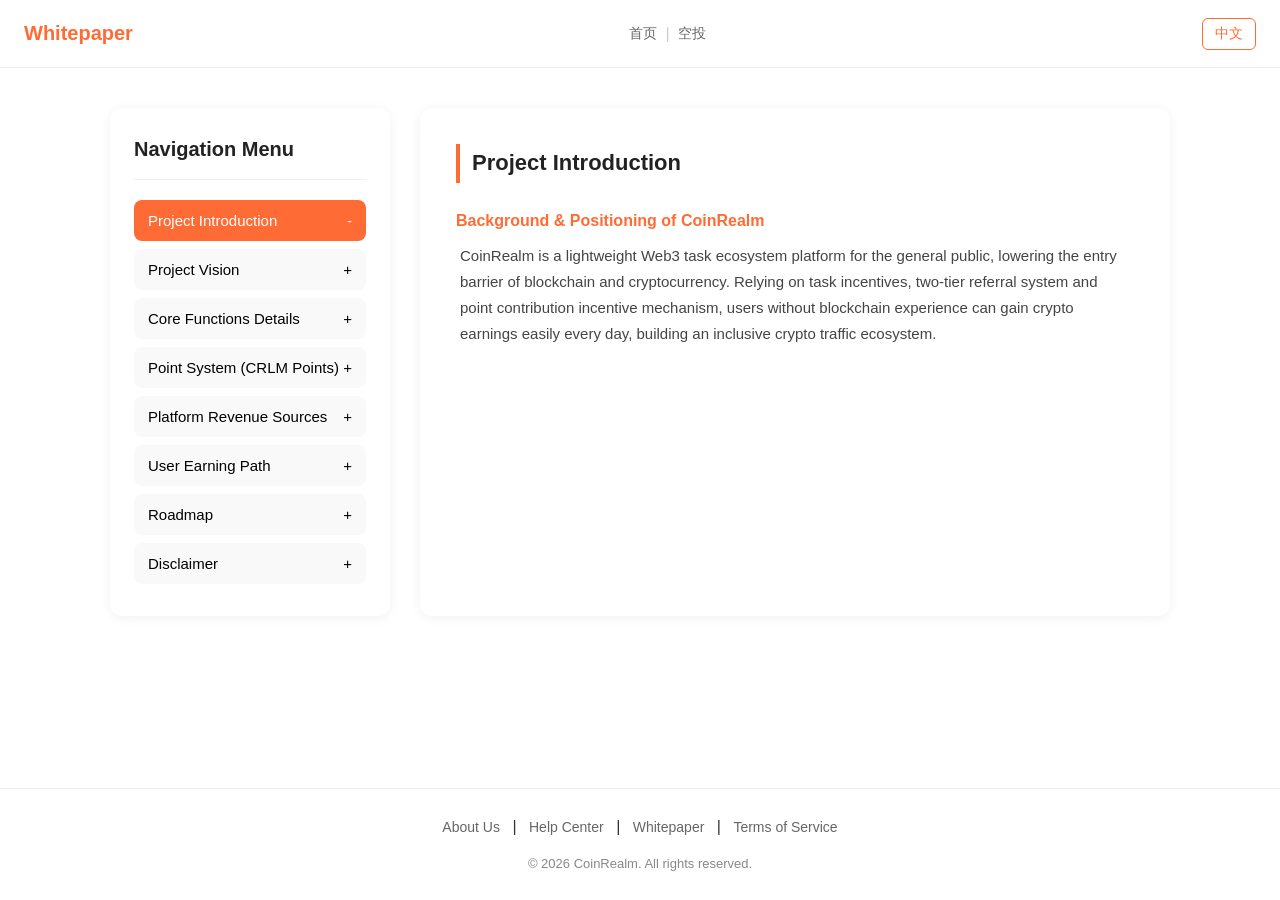
<file: info/whitepaper.html>
<!DOCTYPE html>
<html lang="en">
<head>
    <meta charset="UTF-8">
    <meta name="viewport" content="width=device-width, initial-scale=1.0">
    <title>Whitepaper - CoinRealm</title>
    <style>
        * {
            margin: 0;
            padding: 0;
            box-sizing: border-box;
            font-family: -apple-system, BlinkMacSystemFont, "Segoe UI", Roboto, sans-serif;
        }

        body {
            background: #ffffff;
            color: #333;
            line-height: 1.75;
            min-height: 100vh;
            padding-bottom: 80px;
            position: relative;
            overflow-x: hidden;
        }

        /* 全局全屏CRLM斜向水印 滚动全程铺满 */
        body::before {
            content: "CRLM CRLM CRLM CRLM CRLM CRLM CRLM CRLM CRLM CRLM CRLM CRLM CRLM CRLM CRLM CRLM";
            position: fixed;
            top: -100%;
            left: -100%;
            width: 300%;
            height: 300%;
            font-size: 90px;
            font-weight: 600;
            color: #999;
            opacity: 0.04;
            z-index: -1;
            white-space: pre-wrap;
            word-spacing: 60px;
            line-height: 140px;
            transform: rotate(-45deg);
            pointer-events: none;
        }

        /* 顶部导航栏 */
        header {
            display: flex;
            justify-content: space-between;
            align-items: center;
            padding: 16px 24px;
            background: #fff;
            border-bottom: 1px solid #eee;
            position: sticky;
            top: 0;
            z-index: 10;
        }
        .page-title {
            font-size: 20px;
            font-weight: 700;
            color: #FF6B35;
        }
        .lang-switch {
            padding: 6px 12px;
            border: 1px solid #FF6B35;
            border-radius: 6px;
            background: #fff;
            color: #FF6B35;
            cursor: pointer;
            font-size: 14px;
            transition: 0.2s ease;
        }
        .lang-switch:hover {
            background: #FF6B35;
            color: #fff;
        }
        .header-nav {
            display: flex;
            align-items: center;
            gap: 8px;
        }
        .header-nav-link {
            color: #666;
            text-decoration: none;
            font-size: 14px;
            transition: color 0.2s;
        }
        .header-nav-link:hover {
            color: #FF6B35;
        }
        .header-nav-sep {
            color: #ccc;
        }

        /* 主内容左右布局 */
        .main-wrap {
            max-width: 1100px;
            margin: 40px auto;
            padding: 0 20px;
            display: grid;
            grid-template-columns: 280px 1fr;
            gap: 30px;
        }

        /* 左侧侧边菜单 */
        .sidebar-menu {
            background: #fff;
            border-radius: 12px;
            box-shadow: 0 2px 12px rgba(0,0,0,0.06);
            padding: 24px;
            height: fit-content;
            position: sticky;
            top: 90px;
        }
        .sidebar-menu h2 {
            font-size: 20px;
            color: #222;
            margin-bottom: 20px;
            padding-bottom: 12px;
            border-bottom: 1px solid #eee;
        }
        .menu-item {
            margin-bottom: 8px;
        }
        .menu-title {
            width: 100%;
            padding: 12px 14px;
            background: #f9f9f9;
            border: none;
            border-radius: 8px;
            text-align: left;
            font-size: 15px;
            cursor: pointer;
            transition: 0.2s;
            display: flex;
            justify-content: space-between;
            align-items: center;
        }
        .menu-title.active {
            background: #FF6B35;
            color: #fff;
        }
        .menu-title:hover:not(.active) {
            background: #f2f2f2;
        }

        /* 右侧内容卡片 */
        .content-box {
            background: #fff;
            border-radius: 12px;
            box-shadow: 0 2px 12px rgba(0,0,0,0.06);
            padding: 36px;
        }
        .content-panel {
            display: none;
        }
        .content-panel.show {
            display: block;
        }
        .content-panel h3 {
            font-size: 22px;
            color: #222;
            margin-bottom: 24px;
            border-left: 4px solid #FF6B35;
            padding-left: 12px;
        }
        .qa-block {
            margin-bottom: 26px;
        }
        .qa-block h4 {
            font-size: 16px;
            color: #FF6B35;
            margin-bottom: 8px;
        }
        .qa-block p {
            font-size: 15px;
            color: #444;
            padding-left: 4px;
        }
        .qa-block ul {
            padding-left: 22px;
            margin: 8px 0;
        }
        .qa-block ul li {
            font-size: 15px;
            color: #444;
            margin-bottom: 6px;
        }

        /* 页脚区域 */
        footer {
            position: absolute;
            bottom: 0;
            left: 0;
            width: 100%;
            padding: 24px;
            text-align: center;
            border-top: 1px solid #eee;
        }
        .footer-links {
            margin-bottom: 12px;
        }
        .footer-links a {
            color: #666;
            text-decoration: none;
            margin: 0 8px;
            font-size: 14px;
        }
        .footer-links a:hover {
            color: #FF6B35;
        }
        .copyright {
            font-size: 13px;
            color: #888;
        }

        /* 双语切换样式 默认英文打开 */
        .zh { display: none; }
        .en { display: block; }
        body.chinese .zh { display: block !important; }
        body.chinese .en { display: none !important; }

        /* 移动端适配 */
        @media (max-width: 768px) {
            .main-wrap {
                grid-template-columns: 1fr;
            }
            .sidebar-menu {
                position: static;
            }
            .content-box {
                padding: 24px 18px;
            }
            body::before {
                font-size: 70px;
                line-height: 110px;
            }
        }
    </style>
</head>
<body class="english">
    <!-- 顶部导航 -->
    <header>
        <div class="page-title zh">白皮书</div>
        <div class="page-title en">Whitepaper</div>
        <nav class="header-nav">
            <a href="/" class="header-nav-link">首页</a>
            <span class="header-nav-sep">|</span>
            <a href="/#invite" class="header-nav-link">空投</a>
        </nav>
        <button class="lang-switch" id="langBtn">中文</button>
    </header>

    <div class="main-wrap">
        <!-- 左侧侧边目录菜单 -->
        <aside class="sidebar-menu">
            <h2 class="zh">目录导航</h2>
            <h2 class="en">Navigation Menu</h2>

            <div class="menu-item">
                <button class="menu-title" data-target="panel1">
                    <span class="zh">项目简介</span>
                    <span class="en">Project Introduction</span>
                    <span>+</span>
                </button>
            </div>
            <div class="menu-item">
                <button class="menu-title" data-target="panel2">
                    <span class="zh">项目愿景</span>
                    <span class="en">Project Vision</span>
                    <span>+</span>
                </button>
            </div>
            <div class="menu-item">
                <button class="menu-title" data-target="panel3">
                    <span class="zh">核心功能详解</span>
                    <span class="en">Core Functions Details</span>
                    <span>+</span>
                </button>
            </div>
            <div class="menu-item">
                <button class="menu-title" data-target="panel4">
                    <span class="zh">积分体系（CRLM）</span>
                    <span class="en">Point System (CRLM Points)</span>
                    <span>+</span>
                </button>
            </div>
            <div class="menu-item">
                <button class="menu-title" data-target="panel5">
                    <span class="zh">平台收益来源</span>
                    <span class="en">Platform Revenue Sources</span>
                    <span>+</span>
                </button>
            </div>
            <div class="menu-item">
                <button class="menu-title" data-target="panel6">
                    <span class="zh">用户赚取路径</span>
                    <span class="en">User Earning Path</span>
                    <span>+</span>
                </button>
            </div>
            <div class="menu-item">
                <button class="menu-title" data-target="panel7">
                    <span class="zh">路线图</span>
                    <span class="en">Roadmap</span>
                    <span>+</span>
                </button>
            </div>
            <div class="menu-item">
                <button class="menu-title" data-target="panel8">
                    <span class="zh">免责声明</span>
                    <span class="en">Disclaimer</span>
                    <span>+</span>
                </button>
            </div>
        </aside>

        <!-- 右侧正文内容区域 -->
        <section class="content-box">
            <!-- 1 项目简介 -->
            <div class="content-panel" id="panel1">
                <div class="zh">
                    <h3>项目简介</h3>
                    <div class="qa-block">
                        <h4>CoinRealm 项目背景与定位</h4>
                        <p>CoinRealm 是面向普通大众的轻量化Web3任务生态平台，降低区块链与加密货币参与门槛。依托任务激励、双层推广、积分贡献激励体系，让无区块链基础的用户可以日常轻松获取加密收益，打造普惠型加密流量生态。</p>
                    </div>
                </div>
                <div class="en">
                    <h3>Project Introduction</h3>
                    <div class="qa-block">
                        <h4>Background & Positioning of CoinRealm</h4>
                        <p>CoinRealm is a lightweight Web3 task ecosystem platform for the general public, lowering the entry barrier of blockchain and cryptocurrency. Relying on task incentives, two-tier referral system and point contribution incentive mechanism, users without blockchain experience can gain crypto earnings easily every day, building an inclusive crypto traffic ecosystem.</p>
                    </div>
                </div>
            </div>

            <!-- 2 项目愿景 -->
            <div class="content-panel" id="panel2">
                <div class="zh">
                    <h3>项目愿景</h3>
                    <div class="qa-block">
                        <h4>长期发展愿景</h4>
                        <p>让加密货币触达每一个人</p>
                    </div>
                </div>
                <div class="en">
                    <h3>Project Vision</h3>
                    <div class="qa-block">
                        <h4>Long-term Vision</h4>
                        <p>Make cryptocurrency accessible to everyone</p>
                    </div>
                </div>
            </div>

            <!-- 3 核心功能详解 -->
            <div class="content-panel" id="panel3">
                <div class="zh">
                    <h3>核心功能详解</h3>
                    <div class="qa-block">
                        <h4>四大核心板块</h4>
                        <ul>
                            <li>任务系统：各类日常线上任务发布、领取、审核、结算一站式服务</li>
                            <li>邀请机制：一级直推、二级间推双层返佣，好友完成任务即可持续获得奖励</li>
                            <li>每日空投：每日完成任意任务，即可领取平台原生积分CRLM空投奖励</li>
                            <li>生态贡献系统：持有CRLM积分并参与平台建设，获得生态激励</li>
                        </ul>
                    </div>
                </div>
                <div class="en">
                    <h3>Core Functions Details</h3>
                    <div class="qa-block">
                        <h4>Four Core Modules</h4>
                        <ul>
                            <li>Task System: One-stop service for publishing, claiming, reviewing and settling all kinds of daily online tasks</li>
                            <li>Referral Mechanism: Two-tier commission for direct & indirect invites, earn rewards whenever your referrals complete tasks</li>
                            <li>Daily Airdrop: Claim native CRLM point airdrop rewards daily after finishing any task</li>
                            <li>Ecosystem Contribution: Hold CRLM points and participate in platform building to earn ecosystem incentives</li>
                        </ul>
                    </div>
                </div>
            </div>

            <!-- 4 积分体系 CRLM -->
            <div class="content-panel" id="panel4">
                <div class="zh">
                    <h3>积分体系（CRLM Points）</h3>
                    <div class="qa-block">
                        <h4>积分总量</h4>
                        <p>CRLM积分总发行量为1亿枚，总量恒定，永不增发</p>
                    </div>
                    <div class="qa-block">
                        <h4>积分分配</h4>
                        <ul>
                            <li>用户空投&任务贡献激励：最大占比，面向全体参与用户</li>
                            <li>社区生态运营：用于活动、推广、社群激励</li>
                            <li>团队储备：分期解锁，用于平台长期运营与技术开发</li>
                            <li>生态流通：积分应用场景拓展与生态流通支持</li>
                        </ul>
                    </div>
                    <div class="qa-block">
                        <h4>积分用途</h4>
                        <ul>
                            <li>日常任务奖励结算</li>
                            <li>提现渠道：CRLM提现，未来支持USDT双向提现</li>
                            <li>链内转账、交易手续费抵扣</li>
                            <li>持有积分参与生态治理与激励</li>
                        </ul>
                    </div>
                    <div class="qa-block">
                        <h4>发放机制</h4>
                        <p>用户贡献激励与积分奖励即时发放；团队、运营份额按月线性解锁。</p>
                    </div>
                </div>
                <div class="en">
                    <h3>Point System (CRLM Points)</h3>
                    <div class="qa-block">
                        <h4>Total Point Supply</h4>
                        <p>The total supply of CRLM points is 100,000,000 with a fixed cap, no additional minting forever.</p>
                    </div>
                    <div class="qa-block">
                        <h4>Point Allocation</h4>
                        <ul>
                            <li>User Airdrop & Task Contribution Incentive: Largest share for all participants</li>
                            <li>Community Operation: For campaigns, promotion and community incentives</li>
                            <li>Team Reserve: Subject to vesting schedule to support long-term platform operations and technical development</li>
                            <li>Ecosystem Circulation: Circulation support for task posting, collaboration and value exchange within the platform ecosystem</li>
                        </ul>
                    </div>
                    <div class="qa-block">
                        <h4>Point Utilities</h4>
                        <ul>
                            <li>Settlement reward for daily tasks</li>
                            <li>Withdrawal: CRLM withdrawal available, USDT withdrawal will be supported in the future</li>
                            <li>Deduction for on-chain transfer and trading fees</li>
                            <li>Hold points to participate in ecosystem governance and incentives</li>
                        </ul>
                    </div>
                    <div class="qa-block">
                        <h4>Distribution Mechanism</h4>
                        <p>User contribution incentives and point rewards are distributed immediately; team and operation portions are unlocked linearly month by month.</p>
                    </div>
                </div>
            </div>

            <!-- 5 平台收益来源 -->
            <div class="content-panel" id="panel5">
                <div class="zh">
                    <h3>平台收益来源</h3>
                    <div class="qa-block">
                        <h4>三大盈利渠道</h4>
                        <ul>
                            <li>广告收入：品牌方任务投放、站内流量广告收益</li>
                            <li>交易手续费：积分提现、转账、质押赎回手续费分成</li>
                            <li>增值服务：高阶权益、专属任务等付费增值服务</li>
                        </ul>
                    </div>
                </div>
                <div class="en">
                    <h3>Platform Revenue Sources</h3>
                    <div class="qa-block">
                        <h4>Three Profit Channels</h4>
                        <ul>
                            <li>Advertising Revenue: Brand task orders and in-site display ads</li>
                            <li>Transaction Fees: Commission from withdrawal, transfer and unstaking fees</li>
                            <li>Value-added Services: Premium membership, exclusive paid tasks and other privileges</li>
                        </ul>
                    </div>
                </div>
            </div>

            <!-- 6 用户赚取路径 -->
            <div class="content-panel" id="panel6">
                <div class="zh">
                    <h3>用户赚取路径</h3>
                    <div class="qa-block">
                        <h4>从注册到提现完整流程</h4>
                        <p>注册绑定钱包 → 领取日常任务完成，赚取CRLM积分奖励；积分可在社区内流通，用于发布任务、协作、交换价值；CRLM作为平台积分，可用于生态内任务发布、协作与价值交换；同时邀请好友赚取两级奖励 → 持有积分参与生态建设 → 申请CRLM提现（未来支持USDT）至个人钱包</p>
                    </div>
                </div>
                <div class="en">
                    <h3>User Earning Path</h3>
                    <div class="qa-block">
                        <h4>Full Process From Registration to Withdrawal</h4>
                        <p>Register & bind wallet → Complete daily tasks to earn CRLM point rewards; Points can circulate within the community for task posting, collaboration and value exchange; As platform points, CRLM can be used for task posting, collaboration and value exchange within the ecosystem. Meanwhile, invite friends to gain two-tier commissions → Hold points for ecosystem participation → Apply to withdraw CRLM (USDT will be supported later) to personal wallet</p>
                    </div>
                </div>
            </div>

            <!-- 7 路线图 -->
            <div class="content-panel" id="panel7">
                <div class="zh">
                    <h3>路线图</h3>
                    <div class="qa-block">
                        <h4>已完成阶段</h4>
                        <ul>
                            <li>智能合约部署上线</li>
                            <li>平台MVP基础版本开发与发布</li>
                            <li>基础任务、邀请、空投、贡献激励功能上线</li>
                        </ul>
                    </div>
                    <div class="qa-block">
                        <h4>进行中阶段</h4>
                        <ul>
                            <li>产品功能持续迭代优化</li>
                            <li>海内外多社区搭建与用户增长</li>
                            <li>积分生态流通布局筹备</li>
                        </ul>
                    </div>
                    <div class="qa-block">
                        <h4>未来长期计划</h4>
                        <ul>
                            <li>多区块链网络兼容与跨链互通</li>
                            <li>搭建DAO去中心化自治体系</li>
                            <li>拓展更多线下+线上应用场景</li>
                        </ul>
                    </div>
                </div>
                <div class="en">
                    <h3>Roadmap</h3>
                    <div class="qa-block">
                        <h4>Completed Milestones</h4>
                        <ul>
                            <li>Smart contract deployed and launched</li>
                            <li>Platform MVP version developed and released</li>
                            <li>Basic tasks, referral, airdrop and contribution incentive functions launched</li>
                        </ul>
                    </div>
                    <div class="qa-block">
                        <h4>Ongoing Progress</h4>
                        <ul>
                            <li>Continuous iteration and optimization of product features</li>
                            <li>Global community building and user expansion</li>
                            <li>Preparation for point ecosystem circulation arrangement</li>
                        </ul>
                    </div>
                    <div class="qa-block">
                        <h4>Future Long-term Plans</h4>
                        <ul>
                            <li>Multi-chain compatibility and cross-chain interoperability</li>
                            <li>Build DAO decentralized autonomous governance system</li>
                            <li>Expand more online & offline application scenarios</li>
                        </ul>
                    </div>
                </div>
            </div>

            <!-- 8 免责声明 -->
            <div class="content-panel" id="panel8">
                <div class="zh">
                    <h3>免责声明</h3>
                    <div class="qa-block">
                        <h4>风险提示与合规说明</h4>
                        <p>加密资产价格波动极大，存在较高投资风险。本白皮书仅为项目介绍文档，不构成任何投资邀约、理财建议。各国对加密货币监管政策存在差异，用户需自行了解所在地区法律法规，自愿参与平台生态，一切盈亏由用户本人自行承担。</p>
                    </div>
                </div>
                <div class="en">
                    <h3>Disclaimer</h3>
                    <div class="qa-block">
                        <h4>Risk Warning & Compliance Statement</h4>
                        <p>Crypto assets face extreme price volatility and high investment risks. This whitepaper is merely a project introduction document, not an investment solicitation or financial advice. Cryptocurrency regulations vary across jurisdictions. Users shall independently check local laws and regulations, participate in the platform ecosystem voluntarily, and bear all profits and losses on their own.</p>
                    </div>
                </div>
            </div>
        </section>
    </div>

    <!-- 底部页脚导航 双语切换 -->
    <footer>
        <div class="footer-links">
            <span class="zh">
                <a href="/info/about.html">关于我们</a> |
                <a href="/info/help.html">帮助中心</a> |
                <a href="/info/whitepaper.html">白皮书</a> |
                <a href="/info/terms.html">服务条款</a>
            </span>
            <span class="en">
                <a href="/info/about.html">About Us</a> |
                <a href="/info/help.html">Help Center</a> |
                <a href="/info/whitepaper.html">Whitepaper</a> |
                <a href="/info/terms.html">Terms of Service</a>
            </span>
        </div>
        <div class="copyright">© 2026 CoinRealm. All rights reserved.</div>
    </footer>

    <script>
        // 左侧菜单手风琴展开收起
        const menuBtns = document.querySelectorAll('.menu-title');
        const panels = document.querySelectorAll('.content-panel');
        menuBtns.forEach(btn => {
            btn.addEventListener('click', () => {
                menuBtns.forEach(b => {
                    b.classList.remove('active');
                    b.lastElementChild.textContent = '+';
                })
                panels.forEach(p => p.classList.remove('show'));
                btn.classList.add('active');
                btn.lastElementChild.textContent = '-';
                document.getElementById(btn.dataset.target).classList.add('show');
            })
        })
        menuBtns[0].click();

        // 全局语言切换 默认英文
        const langBtn = document.getElementById('langBtn');
        let isEn = true;
        langBtn.onclick = () => {
            isEn = !isEn;
            if(isEn){
                document.body.classList.remove('chinese');
                document.body.classList.add('english');
                langBtn.textContent = '中文';
                document.documentElement.lang = 'en';
            }else{
                document.body.classList.remove('english');
                document.body.classList.add('chinese');
                langBtn.textContent = 'English';
                document.documentElement.lang = 'zh-CN';
            }
        }
    </script>
</body>
</html>
</file>
